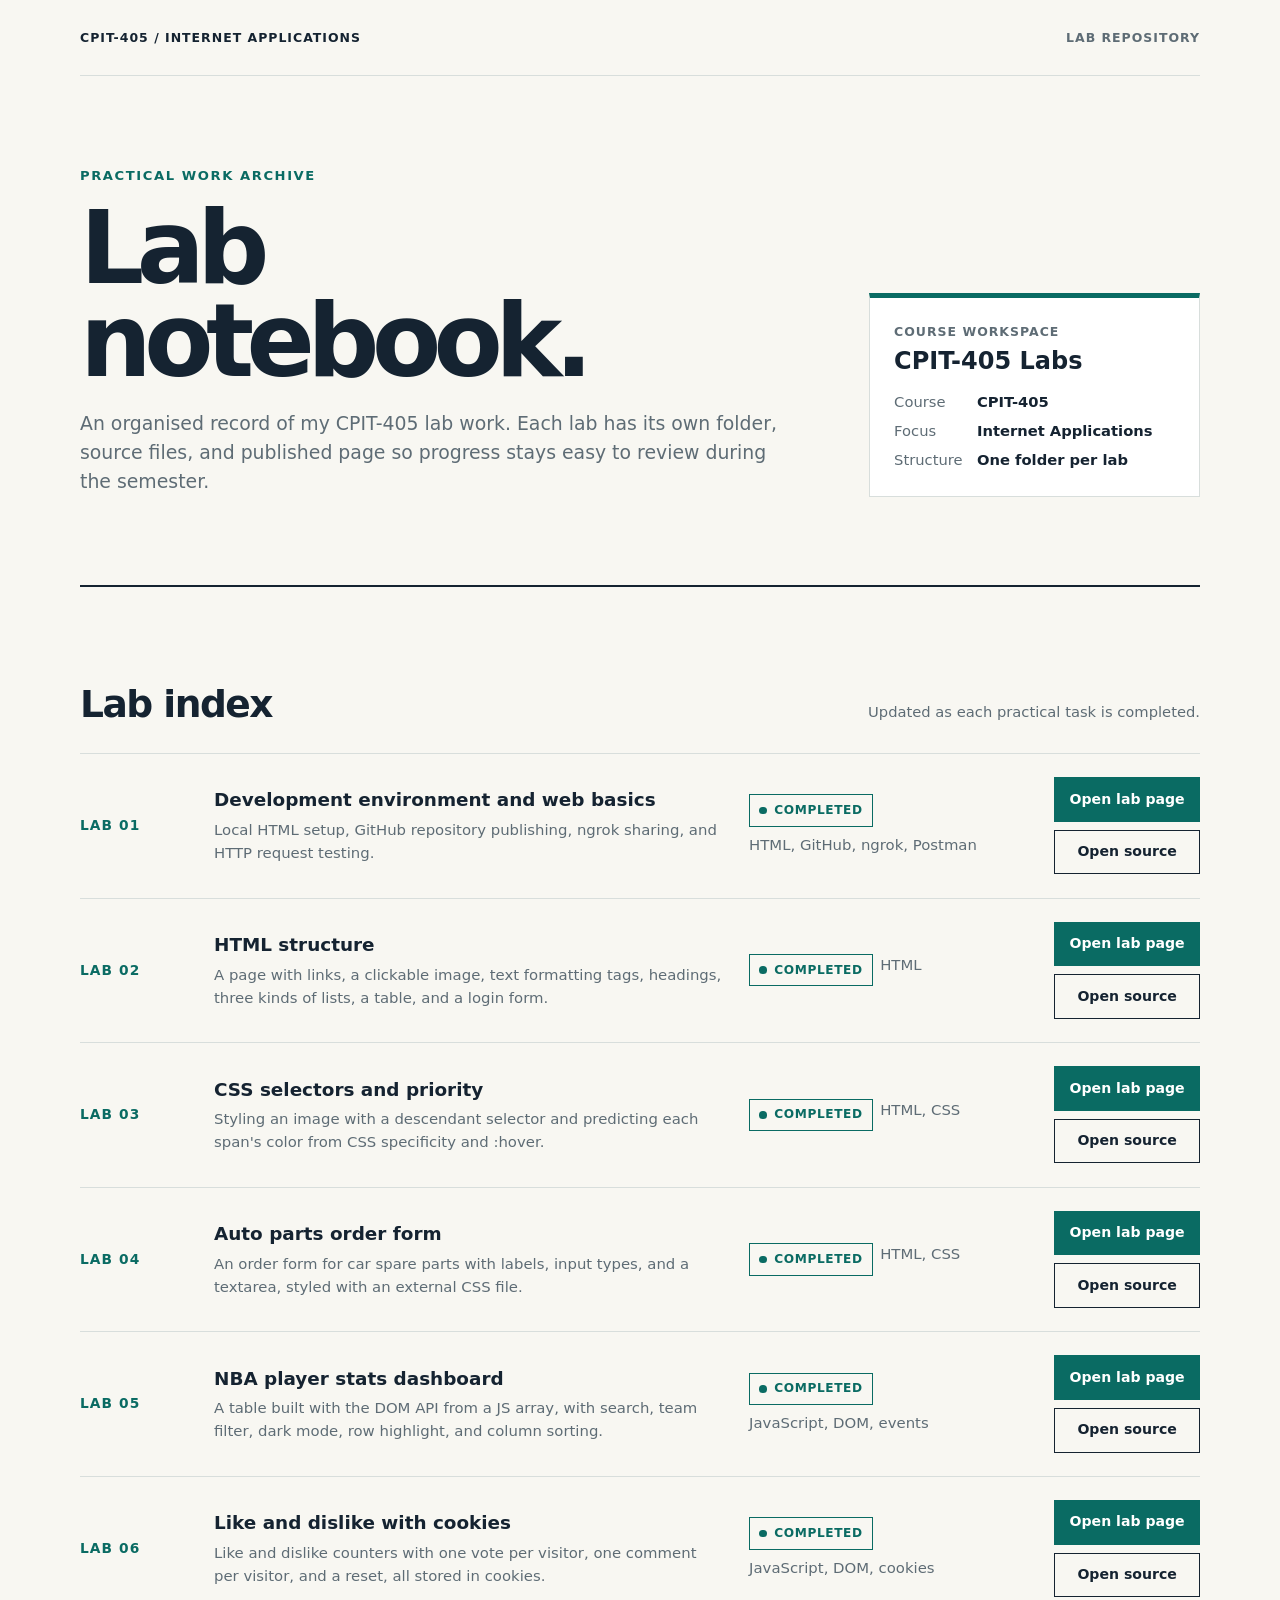
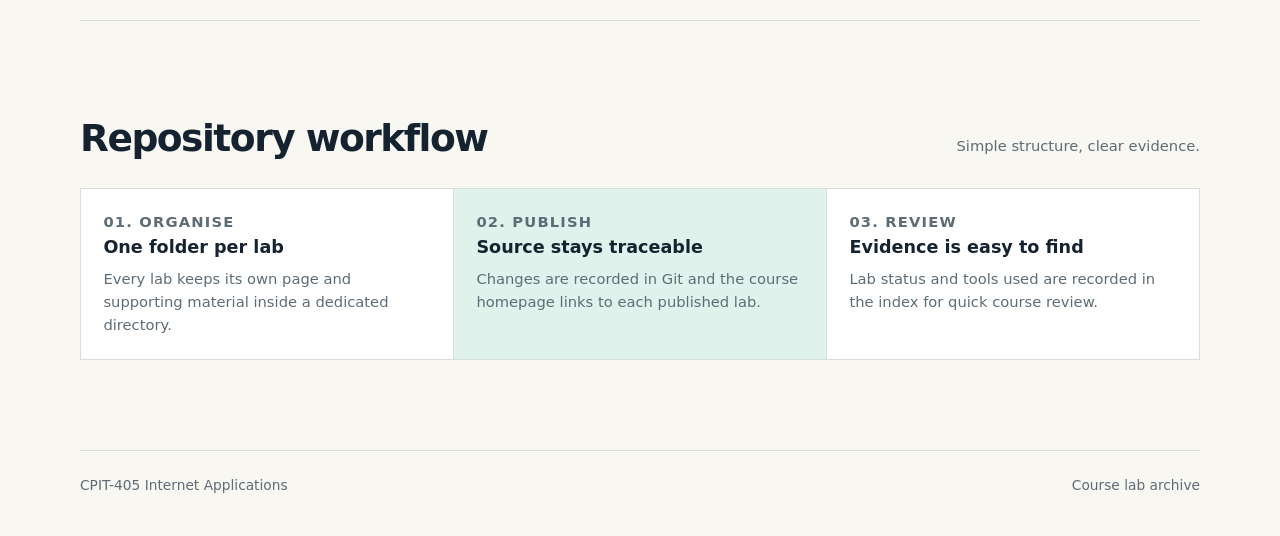
<file: index.html>
<!doctype html>
<html lang="en">
  <head>
    <meta charset="UTF-8" />
    <meta name="viewport" content="width=device-width, initial-scale=1.0" />
    <meta name="description" content="CPIT-405 Internet Applications lab repository." />
    <title>CPIT-405 Lab Notebook | Hassan Asiri</title>
    <style>
      :root {
        color-scheme: light;
        font-family:
          Inter,
          ui-sans-serif,
          system-ui,
          -apple-system,
          BlinkMacSystemFont,
          'Segoe UI',
          sans-serif;
        --ink: #152331;
        --muted: #5e6c75;
        --paper: #f8f7f2;
        --surface: #ffffff;
        --line: #d8dedc;
        --accent: #0a6b63;
        --accent-soft: #dff2ec;
        --pending: #9b6d13;
      }

      * {
        box-sizing: border-box;
      }
      html {
        scroll-behavior: smooth;
        -webkit-text-size-adjust: 100%;
      }
      body {
        min-width: 0;
        margin: 0;
        background: var(--paper);
        color: var(--ink);
        line-height: 1.55;
      }
      a {
        color: inherit;
      }
      p,
      h1,
      h2,
      h3,
      dd,
      .open-lab {
        overflow-wrap: anywhere;
      }

      .skip-link {
        position: fixed;
        top: 0.75rem;
        left: 0.75rem;
        z-index: 2;
        padding: 0.7rem 0.9rem;
        background: var(--ink);
        color: #ffffff;
        text-decoration: none;
        transform: translateY(-150%);
      }

      .skip-link:focus {
        transform: translateY(0);
      }

      .site-header,
      main,
      footer {
        width: min(1120px, calc(100% - clamp(2rem, 6vw, 4rem)));
        margin-inline: auto;
      }

      .site-header {
        display: flex;
        align-items: center;
        justify-content: space-between;
        gap: 1rem;
        min-height: 4.75rem;
        border-bottom: 1px solid var(--line);
      }

      .course-code,
      .term {
        margin: 0;
        font-size: 0.78rem;
        font-weight: 750;
        letter-spacing: 0.08em;
        text-transform: uppercase;
      }

      .term {
        color: var(--muted);
        font-weight: 650;
      }
      main {
        padding-block: clamp(3.5rem, 7vw, 6.5rem);
      }

      .hero {
        display: grid;
        grid-template-columns: minmax(0, 1.55fr) minmax(220px, 0.72fr);
        gap: clamp(2rem, 6vw, 6rem);
        align-items: end;
        padding-bottom: clamp(3rem, 7vw, 5.5rem);
        border-bottom: 2px solid var(--ink);
      }

      .kicker {
        margin: 0 0 1rem;
        color: var(--accent);
        font-size: 0.82rem;
        font-weight: 800;
        letter-spacing: 0.12em;
        text-transform: uppercase;
      }

      h1,
      h2,
      h3,
      p {
        margin-top: 0;
      }

      h1 {
        max-width: 12ch;
        margin-bottom: 1.35rem;
        font-size: clamp(3.1rem, 8vw, 6.3rem);
        letter-spacing: -0.075em;
        line-height: 0.92;
      }

      .intro {
        max-width: 62ch;
        margin-bottom: 0;
        color: var(--muted);
        font-size: clamp(1rem, 1.7vw, 1.18rem);
      }

      .profile {
        padding: 1.5rem;
        border: 1px solid var(--line);
        border-top: 5px solid var(--accent);
        background: var(--surface);
      }

      .profile-label,
      .detail-label {
        margin-bottom: 0.45rem;
        color: var(--muted);
        font-size: 0.78rem;
        font-weight: 750;
        letter-spacing: 0.08em;
        text-transform: uppercase;
      }

      .profile-name {
        margin-bottom: 1rem;
        font-size: 1.5rem;
        font-weight: 780;
        line-height: 1.1;
      }
      .profile dl {
        display: grid;
        grid-template-columns: auto 1fr;
        gap: 0.4rem 0.9rem;
        margin: 0;
        font-size: 0.92rem;
      }
      .profile dt {
        color: var(--muted);
      }
      .profile dd {
        margin: 0;
        font-weight: 650;
      }

      .section-heading {
        display: flex;
        align-items: baseline;
        justify-content: space-between;
        gap: 1rem;
        margin-top: clamp(3rem, 7vw, 5.5rem);
        margin-bottom: 1.25rem;
      }

      h2 {
        margin-bottom: 0;
        font-size: clamp(1.6rem, 3vw, 2.35rem);
        letter-spacing: -0.04em;
      }
      .section-note {
        margin-bottom: 0;
        color: var(--muted);
        font-size: 0.92rem;
      }
      .lab-list {
        border-top: 1px solid var(--line);
      }

      .lab-row {
        display: grid;
        grid-template-columns: 110px minmax(0, 1fr) minmax(150px, 0.55fr) auto;
        gap: 1.5rem;
        align-items: center;
        padding: 1.45rem 0;
        border-bottom: 1px solid var(--line);
      }

      .lab-index {
        margin-bottom: 0;
        color: var(--accent);
        font-size: 0.86rem;
        font-weight: 800;
        letter-spacing: 0.08em;
      }
      h3 {
        margin-bottom: 0.25rem;
        font-size: 1.15rem;
      }
      .lab-summary,
      .lab-meta {
        margin-bottom: 0;
        color: var(--muted);
        font-size: 0.93rem;
      }
      .lab-meta {
        display: flex;
        flex-wrap: wrap;
        gap: 0.45rem;
      }

      .inline-link {
        color: var(--accent);
        font-weight: 720;
        text-decoration-thickness: 2px;
        text-underline-offset: 0.16em;
      }

      .inline-link:focus-visible {
        outline: 3px solid #d08d1a;
        outline-offset: 2px;
      }

      .status {
        display: inline-flex;
        align-items: center;
        gap: 0.45rem;
        width: fit-content;
        padding: 0.36rem 0.58rem;
        border: 1px solid currentColor;
        color: var(--accent);
        font-size: 0.76rem;
        font-weight: 780;
        letter-spacing: 0.05em;
        text-transform: uppercase;
      }

      .status::before {
        width: 0.48rem;
        height: 0.48rem;
        border-radius: 50%;
        background: currentColor;
        content: '';
      }
      .status.pending {
        color: var(--pending);
      }

      .open-lab {
        display: inline-flex;
        align-items: center;
        justify-content: center;
        min-height: 44px;
        padding: 0.65rem 0.9rem;
        border: 1px solid var(--ink);
        background: var(--ink);
        color: #ffffff;
        font-size: 0.88rem;
        font-weight: 720;
        text-decoration: none;
        cursor: pointer;
        touch-action: manipulation;
        transition:
          background 180ms ease,
          color 180ms ease;
      }

      .open-lab:hover,
      .open-lab:focus-visible {
        background: var(--accent);
        border-color: var(--accent);
      }
      .open-lab:focus-visible,
      .lab-row a:focus-visible {
        outline: 3px solid #d08d1a;
        outline-offset: 3px;
      }

      .open-lab[aria-disabled='true'] {
        border-color: var(--line);
        background: transparent;
        color: var(--muted);
        cursor: default;
      }

      .lab-actions {
        display: flex;
        flex-direction: column;
        gap: 0.5rem;
      }
      .lab-actions .open-lab {
        width: 100%;
      }

      .open-lab.primary {
        border-color: var(--accent);
        background: var(--accent);
        color: #ffffff;
      }
      .open-lab.primary:hover,
      .open-lab.primary:focus-visible {
        background: #074f48;
        border-color: #074f48;
      }

      .open-lab.secondary {
        background: transparent;
        color: var(--ink);
      }
      .open-lab.secondary:hover,
      .open-lab.secondary:focus-visible {
        background: var(--ink);
        border-color: var(--ink);
        color: #ffffff;
      }

      .detail-grid {
        display: grid;
        grid-template-columns: repeat(3, 1fr);
        border-top: 1px solid var(--line);
        border-left: 1px solid var(--line);
      }
      .detail {
        min-height: 170px;
        padding: 1.4rem;
        border-right: 1px solid var(--line);
        border-bottom: 1px solid var(--line);
        background: var(--surface);
      }
      .detail:nth-child(2) {
        background: var(--accent-soft);
      }
      .detail-label {
        margin-bottom: 0.75rem;
      }
      .detail strong {
        display: block;
        margin-bottom: 0.45rem;
        font-size: 1.1rem;
      }
      .detail p {
        margin-bottom: 0;
        color: var(--muted);
        font-size: 0.92rem;
      }

      footer {
        display: flex;
        justify-content: space-between;
        gap: 1rem;
        padding-block: 1.5rem 2.5rem;
        border-top: 1px solid var(--line);
        color: var(--muted);
        font-size: 0.86rem;
      }

      @media (max-width: 960px) {
        .lab-row {
          grid-template-columns: 90px minmax(0, 1fr) auto;
        }

        .lab-meta {
          grid-column: 2 / 3;
        }

        .detail-grid {
          grid-template-columns: repeat(2, 1fr);
        }

        .detail:last-child {
          grid-column: 1 / -1;
          min-height: auto;
        }
      }

      @media (max-width: 760px) {
        .site-header,
        footer {
          align-items: flex-start;
          flex-direction: column;
          justify-content: center;
          gap: 0.25rem;
        }
        .hero,
        .detail-grid {
          grid-template-columns: 1fr;
        }
        .lab-row {
          grid-template-columns: 1fr;
          gap: 0.7rem;
        }
        .lab-meta,
        .detail:last-child {
          grid-column: auto;
        }
        .section-heading {
          align-items: flex-start;
          flex-direction: column;
        }
      }

      @media (max-width: 480px) {
        .site-header {
          min-height: 4.25rem;
        }
        .course-code,
        .term {
          font-size: 0.72rem;
        }
        main {
          padding-block: 2.75rem 3.5rem;
        }
        h1 {
          font-size: clamp(2.8rem, 16vw, 4rem);
          letter-spacing: -0.06em;
        }
        .profile,
        .detail {
          padding: 1.15rem;
        }
        .open-lab {
          width: 100%;
        }
      }

      @media (prefers-reduced-motion: reduce) {
        html {
          scroll-behavior: auto;
        }
        * {
          transition-duration: 0.01ms !important;
        }
      }
    </style>
  </head>
  <body>
    <a class="skip-link" href="#main-content">Skip to content</a>
    <header class="site-header">
      <p class="course-code">CPIT-405 / Internet Applications</p>
      <p class="term">Lab repository</p>
    </header>

    <main id="main-content">
      <section class="hero" aria-labelledby="page-title">
        <div>
          <p class="kicker">Practical work archive</p>
          <h1 id="page-title">Lab notebook.</h1>
          <p class="intro">
            An organised record of my CPIT-405 lab work. Each lab has its own folder, source files,
            and published page so progress stays easy to review during the semester.
          </p>
        </div>

        <aside class="profile" aria-label="Repository details">
          <p class="profile-label">Course workspace</p>
          <p class="profile-name">CPIT-405 Labs</p>
          <dl>
            <dt>Course</dt>
            <dd>CPIT-405</dd>
            <dt>Focus</dt>
            <dd>Internet Applications</dd>
            <dt>Structure</dt>
            <dd>One folder per lab</dd>
          </dl>
        </aside>
      </section>

      <section aria-labelledby="labs-title">
        <div class="section-heading">
          <h2 id="labs-title">Lab index</h2>
          <p class="section-note">Updated as each practical task is completed.</p>
        </div>

        <div class="lab-list">
          <article class="lab-row">
            <p class="lab-index">LAB 01</p>
            <div>
              <h3>Development environment and web basics</h3>
              <p class="lab-summary">
                Local HTML setup, GitHub repository publishing, ngrok sharing, and HTTP request
                testing.
              </p>
            </div>
            <div class="lab-meta" aria-label="Lab 1 completion details">
              <span class="status">Completed</span>
              <span>HTML, GitHub, ngrok, Postman</span>
            </div>
            <div class="lab-actions">
              <a class="open-lab primary" href="Lab1/"
                >Open lab page</a
              >
              <a class="open-lab secondary" href="https://github.com/HsnAQA/cpit405-labs/tree/main/Lab1"
                >Open source</a
              >
            </div>
          </article>

          <article class="lab-row">
            <p class="lab-index">LAB 02</p>
            <div>
              <h3>HTML structure</h3>
              <p class="lab-summary">A page with links, a clickable image, text formatting tags, headings, three kinds of lists, a table, and a login form.</p>
            </div>
            <div class="lab-meta" aria-label="Lab 2 completion details">
              <span class="status">Completed</span>
              <span>HTML</span>
            </div>
            <div class="lab-actions">
              <a class="open-lab primary" href="Lab2/">Open lab page</a>
              <a class="open-lab secondary" href="https://github.com/HsnAQA/cpit405-labs/tree/main/Lab2"
                >Open source</a
              >
            </div>
          </article>

          <article class="lab-row">
            <p class="lab-index">LAB 03</p>
            <div>
              <h3>CSS selectors and priority</h3>
              <p class="lab-summary">Styling an image with a descendant selector and predicting each span's color from CSS specificity and :hover.</p>
            </div>
            <div class="lab-meta" aria-label="Lab 3 completion details">
              <span class="status">Completed</span>
              <span>HTML, CSS</span>
            </div>
            <div class="lab-actions">
              <a class="open-lab primary" href="Lab3/">Open lab page</a>
              <a class="open-lab secondary" href="https://github.com/HsnAQA/cpit405-labs/tree/main/Lab3"
                >Open source</a
              >
            </div>
          </article>

          <article class="lab-row">
            <p class="lab-index">LAB 04</p>
            <div>
              <h3>Auto parts order form</h3>
              <p class="lab-summary">An order form for car spare parts with labels, input types, and a textarea, styled with an external CSS file.</p>
            </div>
            <div class="lab-meta" aria-label="Lab 4 completion details">
              <span class="status">Completed</span>
              <span>HTML, CSS</span>
            </div>
            <div class="lab-actions">
              <a class="open-lab primary" href="Lab4/">Open lab page</a>
              <a class="open-lab secondary" href="https://github.com/HsnAQA/cpit405-labs/tree/main/Lab4"
                >Open source</a
              >
            </div>
          </article>

          <article class="lab-row">
            <p class="lab-index">LAB 05</p>
            <div>
              <h3>NBA player stats dashboard</h3>
              <p class="lab-summary">A table built with the DOM API from a JS array, with search, team filter, dark mode, row highlight, and column sorting.</p>
            </div>
            <div class="lab-meta" aria-label="Lab 5 completion details">
              <span class="status">Completed</span>
              <span>JavaScript, DOM, events</span>
            </div>
            <div class="lab-actions">
              <a class="open-lab primary" href="Lab5/">Open lab page</a>
              <a class="open-lab secondary" href="https://github.com/HsnAQA/cpit405-labs/tree/main/Lab5"
                >Open source</a
              >
            </div>
          </article>

          <article class="lab-row">
            <p class="lab-index">LAB 06</p>
            <div>
              <h3>Like and dislike with cookies</h3>
              <p class="lab-summary">Like and dislike counters with one vote per visitor, one comment per visitor, and a reset, all stored in cookies.</p>
            </div>
            <div class="lab-meta" aria-label="Lab 6 completion details">
              <span class="status">Completed</span>
              <span>JavaScript, DOM, cookies</span>
            </div>
            <div class="lab-actions">
              <a class="open-lab primary" href="Lab6/">Open lab page</a>
              <a class="open-lab secondary" href="https://github.com/HsnAQA/cpit405-labs/tree/main/Lab6"
                >Open source</a
              >
            </div>
          </article>
        </div>
      </section>

      <section aria-labelledby="workflow-title">
        <div class="section-heading">
          <h2 id="workflow-title">Repository workflow</h2>
          <p class="section-note">Simple structure, clear evidence.</p>
        </div>

        <div class="detail-grid">
          <article class="detail">
            <p class="detail-label">01. Organise</p>
            <strong>One folder per lab</strong>
            <p>
              Every lab keeps its own page and supporting material inside a dedicated directory.
            </p>
          </article>
          <article class="detail">
            <p class="detail-label">02. Publish</p>
            <strong>Source stays traceable</strong>
            <p>Changes are recorded in Git and the course homepage links to each published lab.</p>
          </article>
          <article class="detail">
            <p class="detail-label">03. Review</p>
            <strong>Evidence is easy to find</strong>
            <p>Lab status and tools used are recorded in the index for quick course review.</p>
          </article>
        </div>
      </section>
    </main>

    <footer>
      <span>CPIT-405 Internet Applications</span>
      <span>Course lab archive</span>
    </footer>
  </body>
</html>
</file>
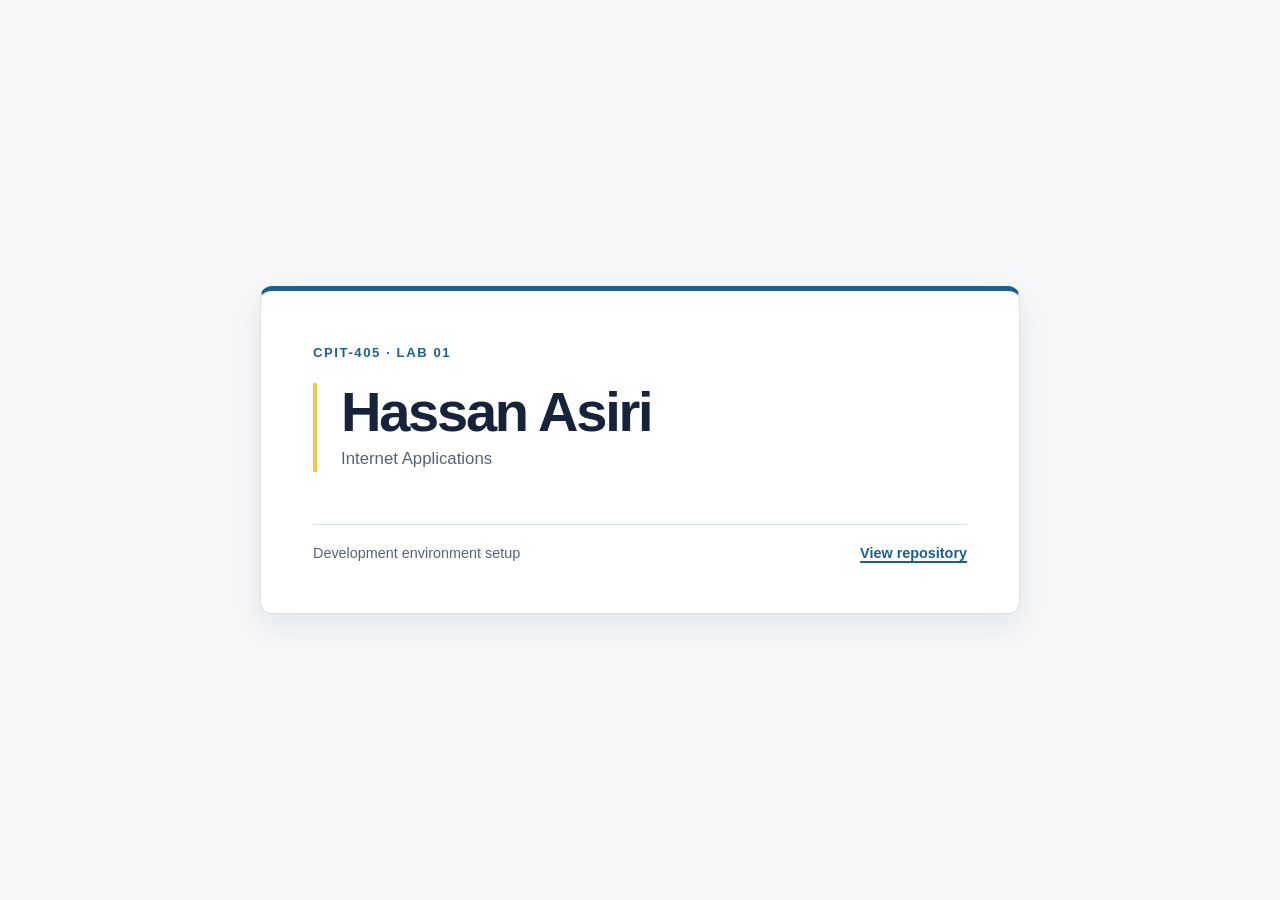
<file: Lab1/index.html>
<!doctype html>
<html lang="en">
  <head>
    <meta charset="UTF-8" />
    <meta name="viewport" content="width=device-width, initial-scale=1.0" />
    <title>CPIT-405 Lab 1</title>
    <style>
      :root {
        color-scheme: light;
        font-family: Inter, Arial, Helvetica, sans-serif;
      }

      * {
        box-sizing: border-box;
      }

      html {
        -webkit-text-size-adjust: 100%;
      }

      body {
        display: grid;
        min-height: 100dvh;
        margin: 0;
        padding: clamp(1rem, 4vw, 3rem);
        place-items: center;
        overflow-x: hidden;
        overflow-y: auto;
        background: #f5f7f9;
        color: #17233a;
      }

      main {
        position: relative;
        width: min(100%, 760px);
        padding: clamp(1.5rem, 7vw, 3.25rem);
        border: 1px solid #d8e0e8;
        border-top: 5px solid #1f5f86;
        border-radius: 0.75rem;
        background: #ffffff;
        box-shadow: 0 12px 28px rgb(25 45 70 / 8%);
        text-align: left;
      }

      .label {
        display: inline-block;
        margin: 0 0 1.25rem;
        color: #1f5f86;
        font-size: 0.82rem;
        font-weight: 700;
        letter-spacing: 0.12em;
        text-transform: uppercase;
      }

      .identity {
        border-left: 4px solid #f0c94f;
        padding-left: clamp(1rem, 3vw, 1.5rem);
      }

      h1 {
        margin: 0;
        color: #17233a;
        font-size: clamp(2.15rem, 9vw, 3.5rem);
        letter-spacing: -0.04em;
        line-height: 1.02;
        overflow-wrap: anywhere;
      }

      p {
        margin: 0.35rem 0 0;
        color: #52637a;
        font-size: clamp(1rem, 3.8vw, 1.05rem);
        line-height: 1.55;
        overflow-wrap: anywhere;
      }

      .footer {
        display: flex;
        align-items: center;
        justify-content: space-between;
        gap: 1rem;
        margin-top: clamp(2rem, 5vw, 3.25rem);
        padding-top: 1.25rem;
        border-top: 1px solid #d8e0e8;
        color: #52637a;
        font-size: 0.9rem;
      }

      .footer a {
        color: #1f5f86;
        font-weight: 700;
        text-decoration-thickness: 2px;
        text-underline-offset: 0.2em;
      }

      @media (max-width: 500px) {
        .identity {
          padding-left: 1rem;
        }

        .footer {
          align-items: flex-start;
          flex-direction: column;
        }
      }

      @media (max-width: 360px) {
        body {
          padding: 0.75rem;
        }

        .label {
          font-size: 0.7rem;
          letter-spacing: 0.08em;
        }

      }

      @media (max-height: 560px) and (min-width: 501px) {
        body {
          place-items: start center;
        }
      }

      @media (prefers-reduced-motion: reduce) {
        * {
          scroll-behavior: auto;
        }
      }
    </style>
  </head>
  <body>
    <main>
      <p class="label">CPIT-405 · Lab 01</p>
      <section class="identity" aria-label="Student profile">
        <div>
          <h1>Hassan Asiri</h1>
          <p>Internet Applications</p>
        </div>
      </section>
      <div class="footer">
        <span>Development environment setup</span>
        <a href="https://github.com/HsnAQA/cpit405-labs">View repository</a>
      </div>
    </main>
  </body>
</html>
</file>
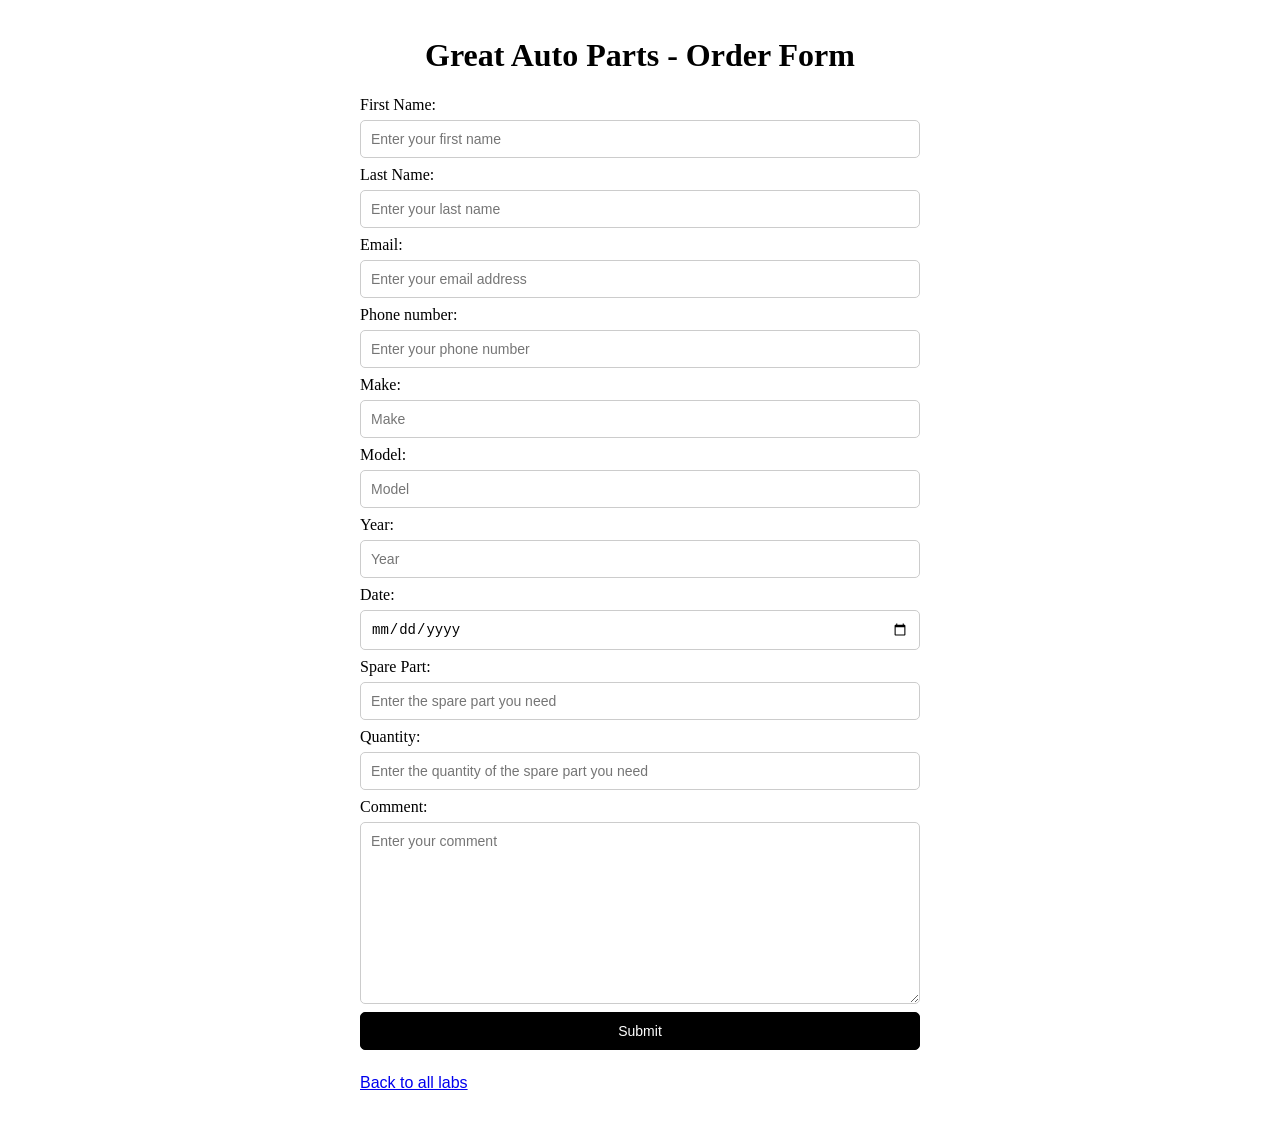
<file: Lab4/index.html>
<!DOCTYPE html>
<html lang="en">
  <head>
    <meta charset="utf-8">
    <meta name="viewport" content="width=device-width, initial-scale=1.0">
    <title>CPIT-405 lab 4</title>
    <link rel="stylesheet" href="style.css">
  </head>
  <body>
    <h1>Great Auto Parts - Order Form</h1>

    <form action="#" method="post">
      <label for="first-name">First Name:</label>
      <input type="text" id="first-name" name="first-name" placeholder="Enter your first name" required>

      <label for="last-name">Last Name:</label>
      <input type="text" id="last-name" name="last-name" placeholder="Enter your last name" required>

      <label for="email">Email:</label>
      <input type="email" id="email" name="email" placeholder="Enter your email address" required>

      <label for="phone">Phone number:</label>
      <input type="tel" id="phone" name="phone" placeholder="Enter your phone number">

      <label for="make">Make:</label>
      <input type="text" id="make" name="make" placeholder="Make">

      <label for="model">Model:</label>
      <input type="text" id="model" name="model" placeholder="Model">

      <label for="year">Year:</label>
      <input type="number" id="year" name="year" placeholder="Year" min="1950" max="2027">

      <label for="date">Date:</label>
      <input type="date" id="date" name="date">

      <label for="part">Spare Part:</label>
      <input type="text" id="part" name="part" placeholder="Enter the spare part you need" required>

      <label for="quantity">Quantity:</label>
      <input type="number" id="quantity" name="quantity" placeholder="Enter the quantity of the spare part you need" min="1">

      <label for="comment">Comment:</label>
      <textarea id="comment" name="comment" rows="10" placeholder="Enter your comment"></textarea>

      <input type="submit" value="Submit">
    </form>

    <p class="back"><a href="../">Back to all labs</a></p>
  </body>
</html>
</file>
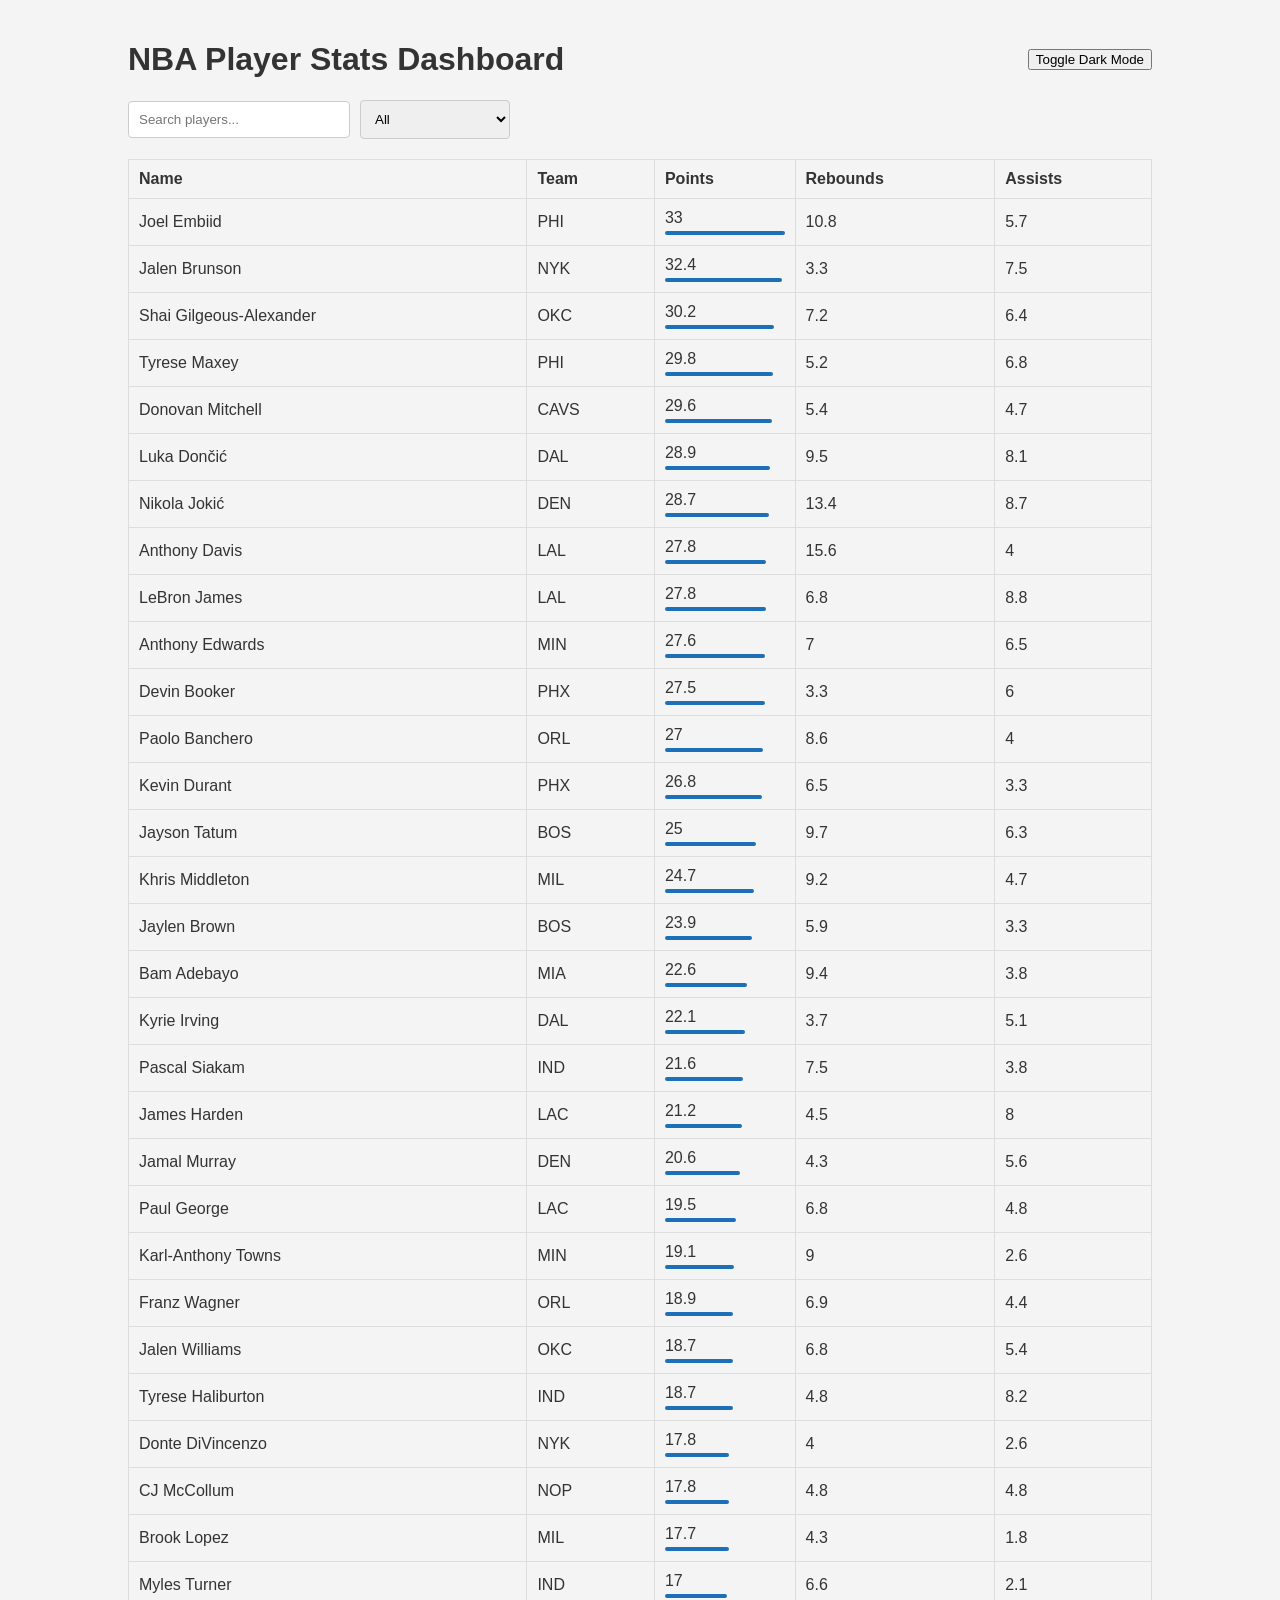
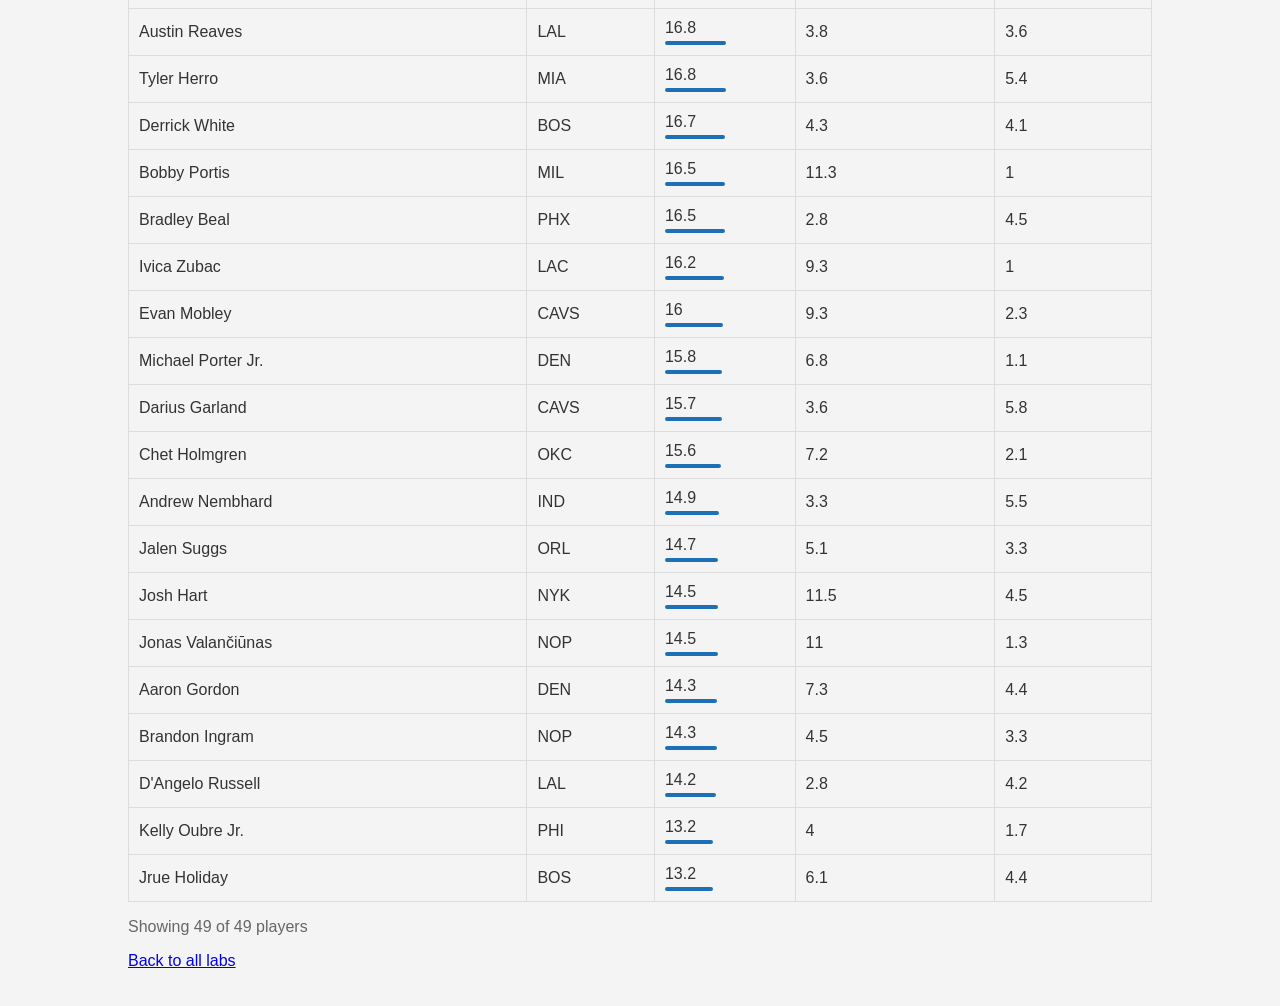
<file: Lab5/index.html>
<!DOCTYPE html>
<html lang="en">

<head>
    <meta charset="UTF-8">
    <meta name="viewport" content="width=device-width, initial-scale=1.0">
    <title>CPIT-405 lab 5: NBA Stats</title>
    <link rel="stylesheet" href="styles.css">

</head>

<body>
    <div class="container">
        <header>
            <h1>NBA Player Stats Dashboard</h1>
            <button id="dark-mode-toggle">Toggle Dark Mode</button>
        </header>

        <search class="table-filters">
            <input type="text" id="search" placeholder="Search players...">
            <select id="team-filter">
                <option value="all">All</option>
                <!-- Teams will be populated in JS -->
            </select>
        </search>

        <table id="player-stats">
            <thead>
                <tr>
                    <th data-key="name">Name</th>
                    <th data-key="team">Team</th>
                    <th data-key="points">Points</th>
                    <th data-key="rebounds">Rebounds</th>
                    <th data-key="assists">Assists</th>
                </tr>
            </thead>
            <tbody id="player-rows">
                <!-- Rows will be populated in JS -->
            </tbody>
        </table>
        <p id="summary"></p>

        <p><a href="../">Back to all labs</a></p>
    </div>
    <script src="script.js"></script>
</body>

</html>
</file>
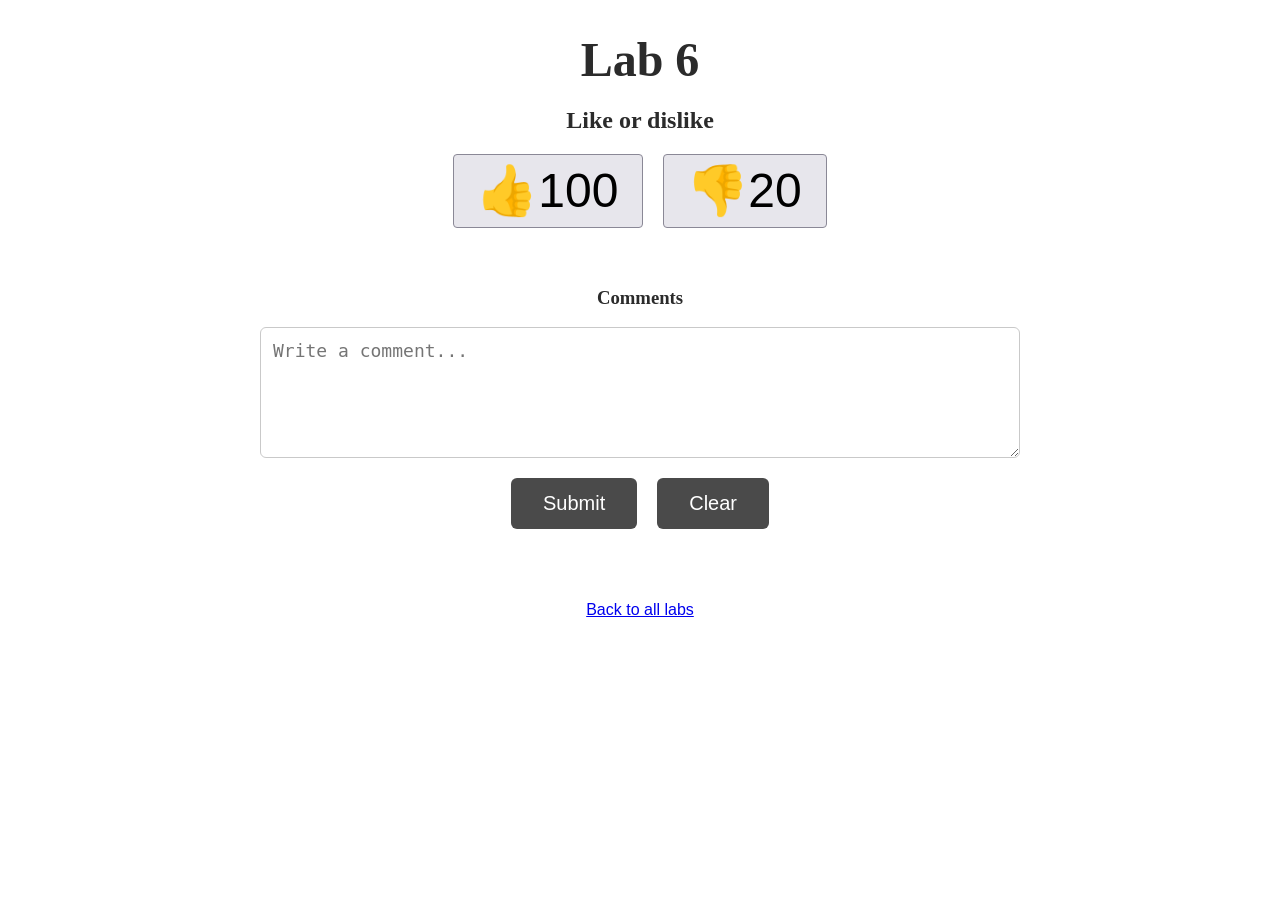
<file: Lab6/index.html>
<!DOCTYPE html>
<html lang="en">
  <head>
    <meta charset="utf-8">
    <meta name="viewport" content="width=device-width, initial-scale=1.0">
    <title>CPIT-405 lab 6</title>
    <link rel="stylesheet" href="style.css">
  </head>
  <body>
    <main>
      <h1>Lab 6</h1>
      <h2>Like or dislike</h2>

      <div class="votes">
        <button id="like-btn" class="vote" type="button" aria-label="Like">
          <span aria-hidden="true">&#128077;</span><span id="like-count">0</span>
        </button>
        <button id="dislike-btn" class="vote" type="button" aria-label="Dislike">
          <span aria-hidden="true">&#128078;</span><span id="dislike-count">0</span>
        </button>
      </div>
      <p id="vote-message" class="message" aria-live="polite"></p>

      <h3>Comments</h3>
      <textarea id="comment-input" rows="5" placeholder="Write a comment..."></textarea>
      <div class="actions">
        <button id="submit-btn" class="action" type="button">Submit</button>
        <button id="reset-btn" class="action" type="button">Clear</button>
      </div>
      <p id="comment-message" class="message" aria-live="polite"></p>

      <ul id="comments-list"></ul>

      <p class="back"><a href="../">Back to all labs</a></p>
    </main>

    <script src="script.js"></script>
  </body>
</html>
</file>
<file: Lab4/style.css>
body {
  max-width: 560px;
  margin: 0 auto;
  padding: 16px;
  font-family: "Times New Roman", Times, serif;
}

h1 {
  text-align: center;
}

label {
  display: block;
  margin-top: 8px;
  margin-bottom: 6px;
}

input,
textarea {
  width: 100%;
  padding: 10px;
  border: 1px solid #ccc;
  border-radius: 5px;
  font-size: 14px;
  box-sizing: border-box;
}

input::placeholder,
textarea::placeholder {
  font-family: Arial, Helvetica, sans-serif;
}

textarea {
  resize: vertical;
}

input[type="submit"] {
  margin-top: 4px;
  background-color: black;
  color: white;
  border-color: black;
  cursor: pointer;
}

input[type="submit"]:hover {
  background-color: #333;
}

.back {
  margin-top: 24px;
  font-family: Arial, Helvetica, sans-serif;
}
</file>
<file: Lab5/styles.css>
body {
    font-family: Arial, sans-serif;
    background-color: #f4f4f4;
    color: #333;
    margin: 0;
    padding: 0;
}

.container {
    width: 80%;
    margin: 0 auto;
    padding: 20px;
}

header {
    display: flex;
    justify-content: space-between;
    align-items: center;
}

#search {
    padding: 10px;
    border: 1px solid #ccc;
    border-radius: 4px;
    width: 200px;
    margin-right: 10px;
}

#team-filter {
    padding: 10px;
    border: 1px solid #ccc;
    border-radius: 4px;
    width: 150px;
}

.table-filters {
    display: flex;
    align-items: center;
    margin-bottom: 20px;
}

table {
    width: 100%;
    border-collapse: collapse;
}

th,
td {
    padding: 10px;
    border: 1px solid #ddd;
    text-align: left;
}

th {
    cursor: pointer;
}

.dark-mode {
    background-color: #333;
    color: #f4f4f4;
}

.dark-mode table {
    border-color: #555;
}

.dark-mode th,
.dark-mode td {
    border-color: #555;
}

/* ---------- Lab 5 additions ---------- */

h1 {
    margin-right: 16px;
}

#search,
#team-filter {
    max-width: 100%;
}

th.asc::after {
    content: " \25B2";
}

th.desc::after {
    content: " \25BC";
}

td {
    position: relative;
}

.points-bar {
    display: block;
    height: 4px;
    margin-top: 4px;
    background-color: #1d70b8;
    border-radius: 2px;
}

tr.highlight {
    background-color: #e3eef8;
}

.dark-mode tr.highlight {
    background-color: #444;
}

.dark-mode #search,
.dark-mode #team-filter,
.dark-mode button {
    background-color: #444;
    color: #f4f4f4;
    border-color: #666;
}

.dark-mode a {
    color: #9cc9ff;
}

#summary {
    color: #666;
}

.dark-mode #summary {
    color: #bbb;
}

@media (max-width: 700px) {
    .container {
        width: auto;
        padding: 12px;
    }

    header {
        flex-wrap: wrap;
    }

    .table-filters {
        flex-wrap: wrap;
        gap: 8px;
    }

    #search {
        margin-right: 0;
    }

    table {
        display: block;
        overflow-x: auto;
    }
}
</file>
<file: Lab6/style.css>
body {
  margin: 0;
  padding: 16px;
  font-family: "Times New Roman", Times, serif;
  color: #2b2b2b;
}

main {
  max-width: 760px;
  margin: 0 auto;
  text-align: center;
}

h1 {
  font-size: 48px;
  margin: 16px 0 8px;
}

.votes {
  display: flex;
  justify-content: center;
  gap: 20px;
  flex-wrap: wrap;
}

.vote {
  min-width: 160px;
  padding: 8px 24px;
  font-size: 48px;
  font-family: Arial, Helvetica, sans-serif;
  background-color: #e7e6ec;
  border: 1px solid #8a8896;
  border-radius: 4px;
  cursor: pointer;
  transition: transform 0.15s ease;
}

.vote:hover:not(:disabled) {
  transform: scale(1.05);
}

.vote:disabled {
  cursor: not-allowed;
  color: #2b2b2b;
  opacity: 0.45;
}

/* the button the user picked stays highlighted */
.vote.chosen,
.vote.chosen:disabled {
  opacity: 1;
  border: 2px solid #2b6cb0;
  background-color: #dce8f7;
}

.vote.pop {
  animation: pop 0.35s ease;
}

@keyframes pop {
  50% {
    transform: scale(1.2);
  }
}

textarea {
  width: 100%;
  padding: 12px;
  font-size: 18px;
  border: 1px solid #c9c9c9;
  border-radius: 6px;
  box-sizing: border-box;
  resize: vertical;
}

.actions {
  display: flex;
  justify-content: center;
  gap: 20px;
  margin-top: 16px;
}

.action {
  padding: 14px 32px;
  font-size: 20px;
  font-family: Arial, Helvetica, sans-serif;
  color: white;
  background-color: #4a4a4a;
  border: none;
  border-radius: 6px;
  cursor: pointer;
}

.action:hover:not(:disabled) {
  background-color: #2f2f2f;
}

.action:disabled {
  cursor: not-allowed;
  opacity: 0.5;
}

.message {
  min-height: 1.5em;
  color: #2b6cb0;
  font-family: Arial, Helvetica, sans-serif;
}

#comments-list {
  list-style: none;
  padding: 0;
  text-align: left;
}

#comments-list li {
  padding: 12px;
  margin-bottom: 8px;
  background-color: #f4f4f4;
  border-radius: 6px;
  font-family: Arial, Helvetica, sans-serif;
  overflow-wrap: anywhere;
}

.back {
  margin-top: 32px;
  font-family: Arial, Helvetica, sans-serif;
}

@media (max-width: 480px) {
  h1 {
    font-size: 36px;
  }

  .vote {
    min-width: 120px;
    font-size: 36px;
  }

  .action {
    padding: 12px 24px;
  }
}
</file>
